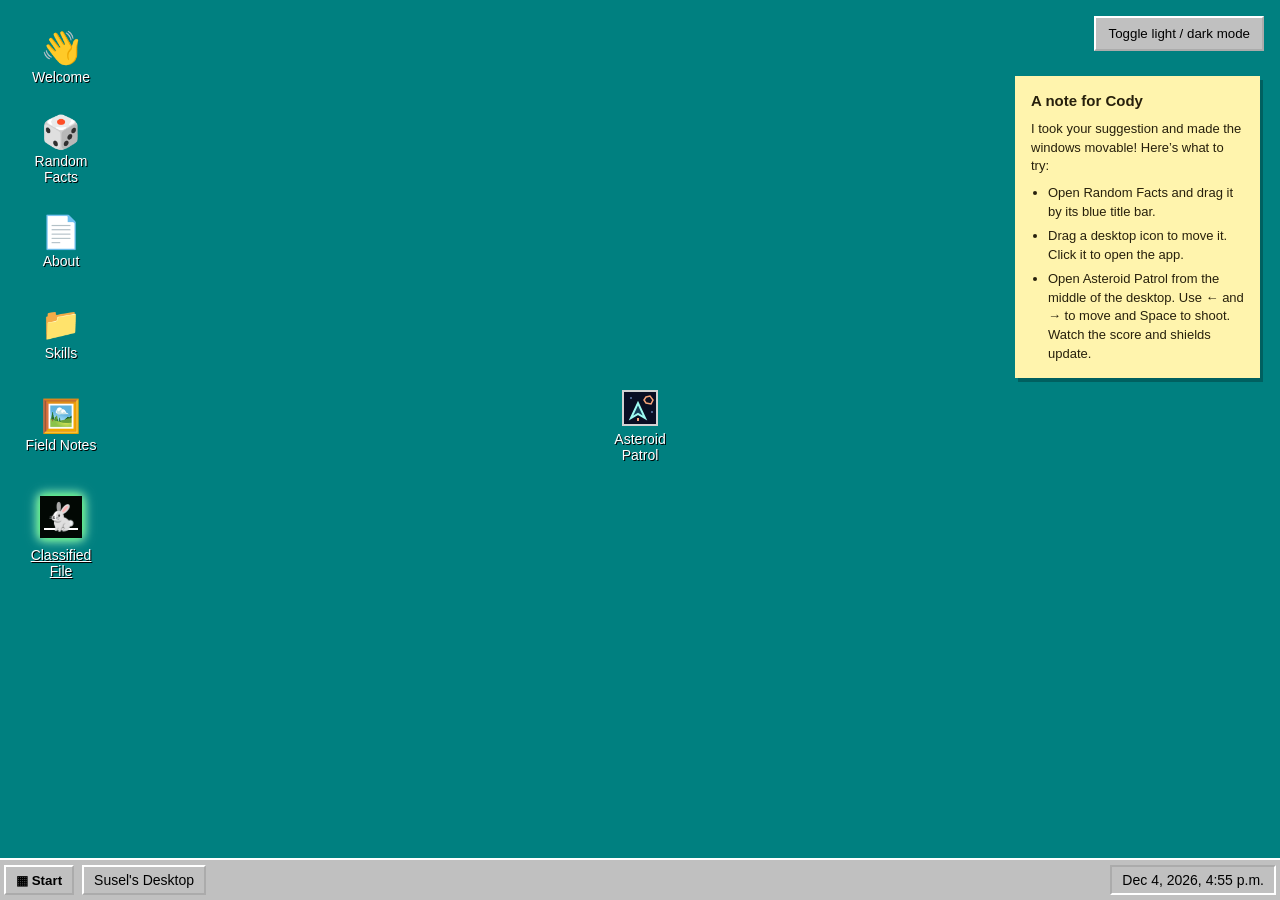
<file: index.html>
<!DOCTYPE html>
<html lang="en">
<head>
    <meta charset="UTF-8">
    <meta name="viewport" content="width=device-width, initial-scale=1.0">
    <title>Susel Naranjo | The Creative Multiclass</title>
    <link rel="stylesheet" href="style.css">
    <script src="script.js" defer></script>
</head>
<body class="desktop-page">
  <main class="desktop">
    <button id="theme-toggle" type="button">Toggle light / dark mode</button>

    <div class="desktop-icons">

      <div class="desktop-app">
        <input class="window-toggle" type="checkbox" id="welcome-open">

        <label class="desktop-icon" for="welcome-open">
          <span class="desktop-icon-image">👋</span>
          <span>Welcome</span>
        </label>

        <section class="desktop-window">
          <div class="window-titlebar">
            <span>Welcome - Visitor Login</span>
            <label class="window-close" for="welcome-open">×</label>
          </div>

          <div class="window-menu">File&nbsp;&nbsp; Edit&nbsp;&nbsp; Help</div>

          <div class="window-content">
            <h1>Hello, visitor!</h1>

            <form id="greeting-form" novalidate>
              <label for="visitor-name">Enter your name:</label>
              <input id="visitor-name" type="text" maxlength="50">
              <button type="submit">Say hello</button>
            </form>

            <p id="greeting" aria-live="polite">
              Your personalized greeting will appear here.
            </p>
          </div>

          <div class="window-status">Welcome to Susel's desktop.</div>
        </section>
      </div>

      <div class="desktop-app">
        <input class="window-toggle" type="checkbox" id="facts-open">

        <label class="desktop-icon" for="facts-open">
          <span class="desktop-icon-image">🎲</span>
          <span>Random Facts</span>
        </label>

        <section class="desktop-window">
          <div class="window-titlebar">
            <span>Random Facts - Susel Naranjo</span>
            <label class="window-close" for="facts-open">×</label>
          </div>

          <div class="window-menu">File&nbsp;&nbsp; Edit&nbsp;&nbsp; Help</div>

          <div class="window-content">
            <h1>Susel Facts.txt</h1>
            <p id="fact">Click the button to discover a fact about me.</p>
            <button id="fact-btn" type="button">Show a random fact</button>
          </div>

          <div class="window-status">Five facts. One random discovery.</div>
        </section>
      </div>

      <div class="desktop-app">
        <input class="window-toggle" type="checkbox" id="about-open">
        <label class="desktop-icon" for="about-open">
          <span class="desktop-icon-image">📄</span>
          <span>About</span>
        </label>

        <section class="desktop-window">
          <div class="window-titlebar">
            <span>About - Susel Naranjo</span>
            <label class="window-close" for="about-open">×</label>
          </div>
          <div class="window-menu">File&nbsp;&nbsp; Edit&nbsp;&nbsp; View&nbsp;&nbsp; Help</div>
          <div class="window-content">
            <h1 id="site-title">Susel Naranjo</h1>
            <p class="window-subtitle">The Creative Multiclass</p>
            <h2>Origin Story</h2>
            <p>
              Susel began by learning to see the world through an architectural lens:
              noticing how spaces work, how people move through them, and how small
              details can change an experience. That curiosity eventually expanded
              into digital design, photography, and other creative projects.
            </p>
          </div>
          <div class="window-status">About.txt</div>
        </section>
      </div>

      <div class="desktop-app">
        <input class="window-toggle" type="checkbox" id="skills-open">
        <label class="desktop-icon" for="skills-open">
          <span class="desktop-icon-image">📁</span>
          <span>Skills</span>
        </label>

        <section class="desktop-window">
          <div class="window-titlebar">
            <span>Skills and Abilities</span>
            <label class="window-close" for="skills-open">×</label>
          </div>
          <div class="window-menu">File&nbsp;&nbsp; Edit&nbsp;&nbsp; View&nbsp;&nbsp; Help</div>
          <div class="window-content">
            <h2>Skills and Abilities</h2>
            <ul>
              <li>Turning complex ideas into clear visual experiences</li>
              <li>Designing spaces, interfaces, and digital projects</li>
              <li>Communicating in English and Spanish</li>
            </ul>
          </div>
          <div class="window-status">3 items</div>
        </section>
      </div>

      <div class="desktop-app">
        <input class="window-toggle" type="checkbox" id="field-notes-open">
        <label class="desktop-icon" for="field-notes-open">
          <span class="desktop-icon-image">🖼️</span>
          <span>Field Notes</span>
        </label>

        <section class="desktop-window">
          <div class="window-titlebar">
            <span>Field Notes</span>
            <label class="window-close" for="field-notes-open">×</label>
          </div>
          <div class="window-menu">File&nbsp;&nbsp; Edit&nbsp;&nbsp; View&nbsp;&nbsp; Help</div>
          <div class="window-content">
            <p>
              When not working on a design, Susel may be playing volleyball,
              exploring a new idea, or starting another creative side quest.
            </p>
            <img
              src="images/IMG_2099.png"
              alt="Portrait of Susel Naranjo at MDM."
              width="400"
            >
            <p>
              My current favourite painting for Q4 is Salvador Dalí’s
              <a href="https://www.moma.org/collection/works/79018">
                The Persistence of Memory
              </a>.
            </p>
          </div>
          <div class="window-status">Field notes and image</div>
        </section>
      </div>

      <div class="desktop-app">
        <input class="window-toggle" type="checkbox" id="asteroid-open"
              aria-controls="asteroid-window">

        <label class="desktop-icon" for="asteroid-open">
          <svg class="desktop-icon-image" width="36" height="36" viewBox="0 0 36 36"
              aria-hidden="true" focusable="false">
            <rect x="1" y="1" width="34" height="34" fill="#090e23"
                  stroke="#d2d2d2" stroke-width="2"/>
            <path d="M9 28 16 13 23 28 16 24Z"
                  fill="#143f58" stroke="#9efaf1" stroke-width="2"/>
            <path d="M24 7 28 6 31 10 29 14 24 13 22 10Z"
                  fill="none" stroke="#f7a478" stroke-width="1.5"/>
            <path d="M16 28v3" stroke="#f7a478" stroke-width="2"/>
            <path d="M8 8h2m19 14h2" stroke="#8eb4ec"/>
          </svg>
          <span>Asteroid Patrol</span>
        </label>

        <section class="desktop-window" id="asteroid-window"
                aria-labelledby="asteroid-title">
          <div class="window-titlebar">
            <span id="asteroid-title">Asteroid Patrol</span>
            <button class="window-close" type="button" aria-label="Close Asteroid Patrol">×</button>
          </div>

          <iframe src="asteroid-patrol.html" title="Asteroid Patrol game"></iframe>
        </section>
      </div>

      <a class="desktop-icon" href="loading.html">
        <span class="desktop-icon-image classified-rabbit">🐇</span>
        <span>Classified File</span>
      </a>

    </div>

    <aside class="desktop-note" aria-labelledby="desktop-note-title">
      <h2 id="desktop-note-title">A note for Cody</h2>
      <p>I took your suggestion and made the windows movable! Here’s what to try:</p>
      <ul>
        <li>Open Random Facts and drag it by its blue title bar.</li>
        <li>Drag a desktop icon to move it. Click it to open the app.</li>
        <li>Open Asteroid Patrol from the middle of the desktop. Use ← and → to move and Space to shoot. Watch the score and shields update.</li>
      </ul>
    </aside>

    <div class="taskbar">
      <button class="start-button" type="button">▦ Start</button>
      <span class="taskbar-label">Susel's Desktop</span>
      <time class="taskbar-clock" id="desktop-clock"></time>
    </div>

  </main>
</body>
</html>
</file>
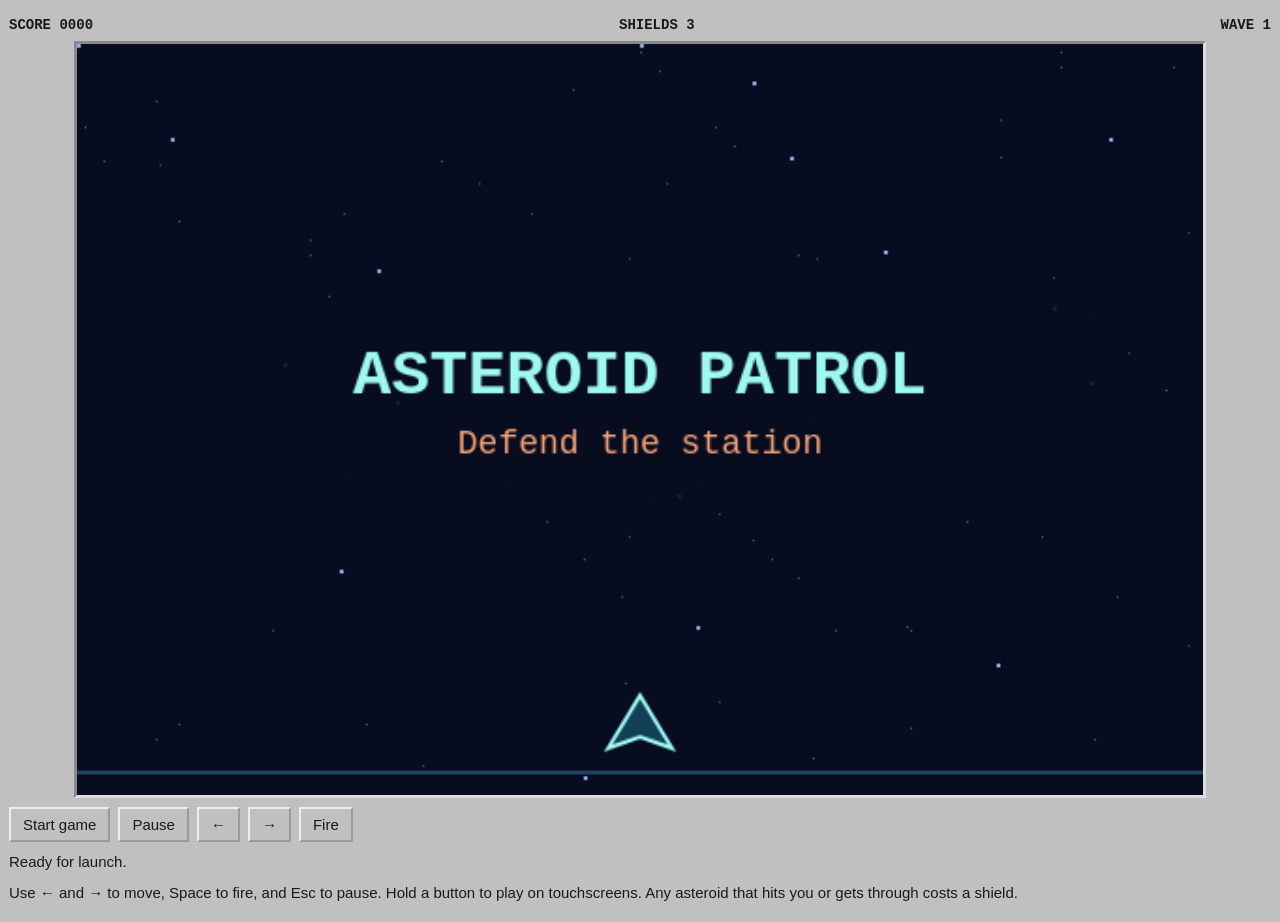
<file: asteroid-patrol.html>
<!doctype html>
<html lang="en">
<head>
<meta charset="utf-8">
<meta name="viewport" content="width=device-width, initial-scale=1">
<title>Asteroid Patrol</title>
<style>
  * { box-sizing: border-box; }
  body { margin: 0; padding: 16px; background: #087b7a; color: #17191c; font: 15px Tahoma, sans-serif; }
  main { max-width: 650px; margin: 3vh auto; background: #c0c0c0; border: 3px outset #ddd; padding: 4px; box-shadow: 7px 8px #004f50; }
  h1 { margin: 0; padding: 8px; background: #080b72; color: white; font-size: 17px; }
  .content { padding: 9px; }
  .hud, .controls { display: flex; flex-wrap: wrap; gap: 8px; align-items: center; }
  .hud { justify-content: space-between; font: bold 14px monospace; padding: 8px 0; }
  canvas { display: block; width: 100%; height: auto; border: 3px inset #ddd; background: #070c20; }
  button { font: inherit; color: inherit; background: #c0c0c0; border: 2px outset #eee; padding: 7px 12px; cursor: pointer; }
  button:active { border-style: inset; }
  button:focus-visible, a:focus-visible { outline: 2px solid #080b72; outline-offset: 2px; }
  .controls { margin-top: 9px; }
  .controls button { touch-action: none; }
  p { margin: 9px 0; line-height: 1.45; }
  a { color: #080b72; }
  body {
  padding: 0;
  background: #c0c0c0;
}

main {
  max-width: none;
  margin: 0;
  padding: 0;
  border: 0;
  box-shadow: none;
}

main > h1 {
  display: none;
}

canvas {
  width: min(100%, max(120px, calc((100vh - 145px) * 1.5)));
  margin-inline: auto;
}
</style>
</head>
<body>
<main>
  <h1>Asteroid Patrol</h1>
  <div class="content">
    <div class="hud">
      <span>SCORE <output id="score">0000</output></span>
      <span>SHIELDS <output id="shields">3</output></span>
      <span>WAVE <output id="wave">1</output></span>
    </div>
    <canvas id="field" width="600" height="400" aria-label="Asteroid Patrol playfield"></canvas>
    <div class="controls">
      <button id="start">Start game</button>
      <button id="pause" disabled>Pause</button>
      <button type="button" data-action="left" aria-label="Move left">←</button>
      <button type="button" data-action="right" aria-label="Move right">→</button>
      <button type="button" data-action="fire">Fire</button>
    </div>
    <p id="status" role="status">Ready for launch.</p>
    <p>Use ← and → to move, Space to fire, and Esc to pause. Hold a button to play on touchscreens. Any asteroid that hits you or gets through costs a shield.</p>
  </div>
</main>
<script>
  const canvas = document.querySelector("#field");
  const ctx = canvas.getContext("2d");
  const {width, height} = canvas;
  const shipY = height - 36;
  const start = document.querySelector("#start");
  const pause = document.querySelector("#pause");
  const status = document.querySelector("#status");
  const score = document.querySelector("#score");
  const shields = document.querySelector("#shields");
  const wave = document.querySelector("#wave");
  const keys = new Set();
  const pointers = new Map();
  const controls = new Map([
    ["ArrowLeft", "left"], ["ArrowRight", "right"], ["Space", "fire"]
  ]);
  const palette = ["#f7a478", "#b4acff", "#ffd476"];
  const stars = Array.from({length: 85}, (_, i) => ({
    x: (i * 139 + i * i * 3) % width,
    y: (i * 83 + i * i * 7) % height,
    size: i % 5 === 0 ? 2 : 1
  }));
  let game;
  let lastTime = 0;

  function reset(mode) {
    game = {
      mode, x: width / 2, score: 0, shields: 3, wave: 1,
      spawn: .45, cooldown: 0, elapsed: 0, rocks: [], shots: [], sparks: []
    };
    keys.clear();
    pointers.clear();
    updateHud();
    updateControls();
  }

  function updateHud() {
    score.textContent = String(game.score).padStart(4, "0");
    shields.textContent = game.shields;
    wave.textContent = game.wave;
  }

  function updateControls() {
    start.textContent = game.mode === "ready" ? "Start game" : "Restart";
    pause.disabled = game.mode === "ready" || game.mode === "over";
    pause.textContent = game.mode === "paused" ? "Resume" : "Pause";
  }

  function setPaused(paused) {
    game.mode = paused ? "paused" : "playing";
    keys.clear();
    pointers.clear();
    status.textContent = paused ? "Patrol paused." : "Patrol resumed.";
    updateControls();
  }

  function active(action) {
    return keys.has(action) || [...pointers.values()].includes(action);
  }

  function spawnRock() {
    const radius = 14 + Math.random() * 14;
    game.rocks.push({
      x: radius + Math.random() * (width - radius * 2), y: -radius,
      radius, speed: 75 + Math.random() * 60 + game.wave * 14,
      angle: Math.random() * Math.PI, spin: Math.random() * 2 - 1,
      color: palette[Math.floor(Math.random() * palette.length)],
      edges: Array.from({length: 9}, () => .75 + Math.random() * .25)
    });
  }

  function burst(rock) {
    for (let i = 0; i < 10; i++) {
      const angle = i * Math.PI / 5;
      game.sparks.push({
        x: rock.x, y: rock.y, dx: Math.cos(angle) * 115,
        dy: Math.sin(angle) * 115, color: rock.color, life: .32
      });
    }
  }

  function overlaps(x, y, rock, padding) {
    return Math.hypot(x - rock.x, y - rock.y) < rock.radius * .9 + padding;
  }

  function update(dt) {
    game.elapsed += dt;
    const nextWave = 1 + Math.floor(game.elapsed / 15);
    if (nextWave !== game.wave) {
      game.wave = nextWave;
      status.textContent = "Wave " + nextWave + ". Asteroids are speeding up.";
      updateHud();
    }
    const direction = Number(active("right")) - Number(active("left"));
    game.x = Math.max(20, Math.min(width - 20, game.x + direction * 330 * dt));
    game.cooldown -= dt;
    if (active("fire") && game.cooldown <= 0) {
      game.shots.push({x: game.x, y: shipY - 16});
      game.cooldown = .18;
    }
    game.spawn -= dt;
    if (game.spawn <= 0) {
      spawnRock();
      game.spawn = Math.max(.35, 1 - game.wave * .08) + Math.random() * .2;
    }
    for (const shot of game.shots) shot.y -= 475 * dt;
    for (const rock of game.rocks) {
      rock.y += rock.speed * dt;
      rock.angle += rock.spin * dt;
      const shot = game.shots.find(item => !item.used && overlaps(item.x, item.y, rock, 3));
      if (shot) {
        shot.used = true;
        rock.used = true;
        game.score += 100;
        burst(rock);
        updateHud();
      } else if (rock.y - rock.radius > height || overlaps(game.x, shipY, rock, 10)) {
        rock.used = true;
        burst(rock);
        game.shields--;
        updateHud();
        if (game.shields === 0) {
          game.mode = "over";
          status.textContent = "Game over. Final score " + game.score + ".";
          updateControls();
          break;
        }
        status.textContent = "Shield lost. " + game.shields + " remaining.";
      }
    }
    game.rocks = game.rocks.filter(rock => !rock.used);
    game.shots = game.shots.filter(shot => !shot.used && shot.y > -12);
    for (const spark of game.sparks) {
      spark.x += spark.dx * dt;
      spark.y += spark.dy * dt;
      spark.life -= dt;
    }
    game.sparks = game.sparks.filter(spark => spark.life > 0);
  }

  function draw() {
    ctx.fillStyle = "#070c20";
    ctx.fillRect(0, 0, width, height);
    for (const star of stars) {
      ctx.fillStyle = star.size === 2 ? "#8eb4ec" : "#426183";
      ctx.fillRect(star.x, (star.y + game.elapsed * star.size * 7) % height, star.size, star.size);
    }
    ctx.strokeStyle = "#244267";
    ctx.beginPath();
    ctx.moveTo(0, height - 12);
    ctx.lineTo(width, height - 12);
    ctx.stroke();

    for (const rock of game.rocks) {
      ctx.beginPath();
      rock.edges.forEach((edge, index) => {
        const angle = rock.angle + index * Math.PI * 2 / rock.edges.length;
        const x = rock.x + Math.cos(angle) * edge * rock.radius;
        const y = rock.y + Math.sin(angle) * edge * rock.radius;
        if (index === 0) ctx.moveTo(x, y);
        else ctx.lineTo(x, y);
      });
      ctx.closePath();
      ctx.fillStyle = "#222846";
      ctx.fill();
      ctx.strokeStyle = rock.color;
      ctx.lineWidth = 2;
      ctx.stroke();
    }
    ctx.fillStyle = "#9efaf1";
    for (const shot of game.shots) ctx.fillRect(shot.x - 2, shot.y - 8, 4, 10);
    for (const spark of game.sparks) {
      ctx.fillStyle = spark.color;
      ctx.fillRect(spark.x, spark.y, 3, 3);
    }
    ctx.beginPath();
    ctx.moveTo(game.x, shipY - 17);
    ctx.lineTo(game.x + 17, shipY + 11);
    ctx.lineTo(game.x, shipY + 5);
    ctx.lineTo(game.x - 17, shipY + 11);
    ctx.closePath();
    ctx.fillStyle = "#143f58";
    ctx.fill();
    ctx.strokeStyle = "#9efaf1";
    ctx.lineWidth = 2;
    ctx.stroke();

    if (game.mode !== "playing") {
      const messages = {
        ready: ["ASTEROID PATROL", "Defend the station"],
        paused: ["PAUSED", "Press Esc to resume"],
        over: ["GAME OVER", "Final score  " + game.score]
      };
      const [title, subtitle] = messages[game.mode];
      ctx.fillStyle = "#070c20dd";
      ctx.fillRect(40, 137, width - 80, 113);
      ctx.textAlign = "center";
      ctx.fillStyle = "#9efaf1";
      ctx.font = "bold 34px monospace";
      ctx.fillText(title, width / 2, 186);
      ctx.fillStyle = "#f7a478";
      ctx.font = "18px monospace";
      ctx.fillText(subtitle, width / 2, 218);
    }
  }

  start.addEventListener("click", () => {
    reset("playing");
    status.textContent = "Patrol started. Wave 1.";
  });
  pause.addEventListener("click", () => setPaused(game.mode === "playing"));

  window.addEventListener("keydown", event => {
    if (event.code === "Escape" && !pause.disabled && !event.repeat) {
      setPaused(game.mode === "playing");
      return;
    }
    const action = controls.get(event.code);
    if (!action || game.mode !== "playing") return;
    event.preventDefault();
    keys.add(action);
  });
  window.addEventListener("keyup", event => keys.delete(controls.get(event.code)));
  window.addEventListener("blur", () => {
    if (game.mode === "playing") setPaused(true);
  });

  document.querySelectorAll("[data-action]").forEach(button => {
    button.addEventListener("pointerdown", event => {
      if (event.button !== 0 || game.mode !== "playing") return;
      button.setPointerCapture(event.pointerId);
      pointers.set(event.pointerId, button.dataset.action);
    });
    for (const type of ["pointerup", "pointercancel", "lostpointercapture"]) {
      button.addEventListener(type, event => pointers.delete(event.pointerId));
    }
    button.addEventListener("click", event => {
      if (event.detail !== 0 || game.mode !== "playing") return;
      if (button.dataset.action === "fire") game.shots.push({x: game.x, y: shipY - 16});
      else game.x = Math.max(20, Math.min(width - 20, game.x + (button.dataset.action === "left" ? -24 : 24)));
    });
  });

  function frame(time) {
    const dt = Math.min((time - lastTime) / 1000, .032);
    lastTime = time;
    if (game.mode === "playing") update(dt);
    draw();
    requestAnimationFrame(frame);
  }

  reset("ready");
  requestAnimationFrame(frame);
</script>
</body>
</html>
</file>
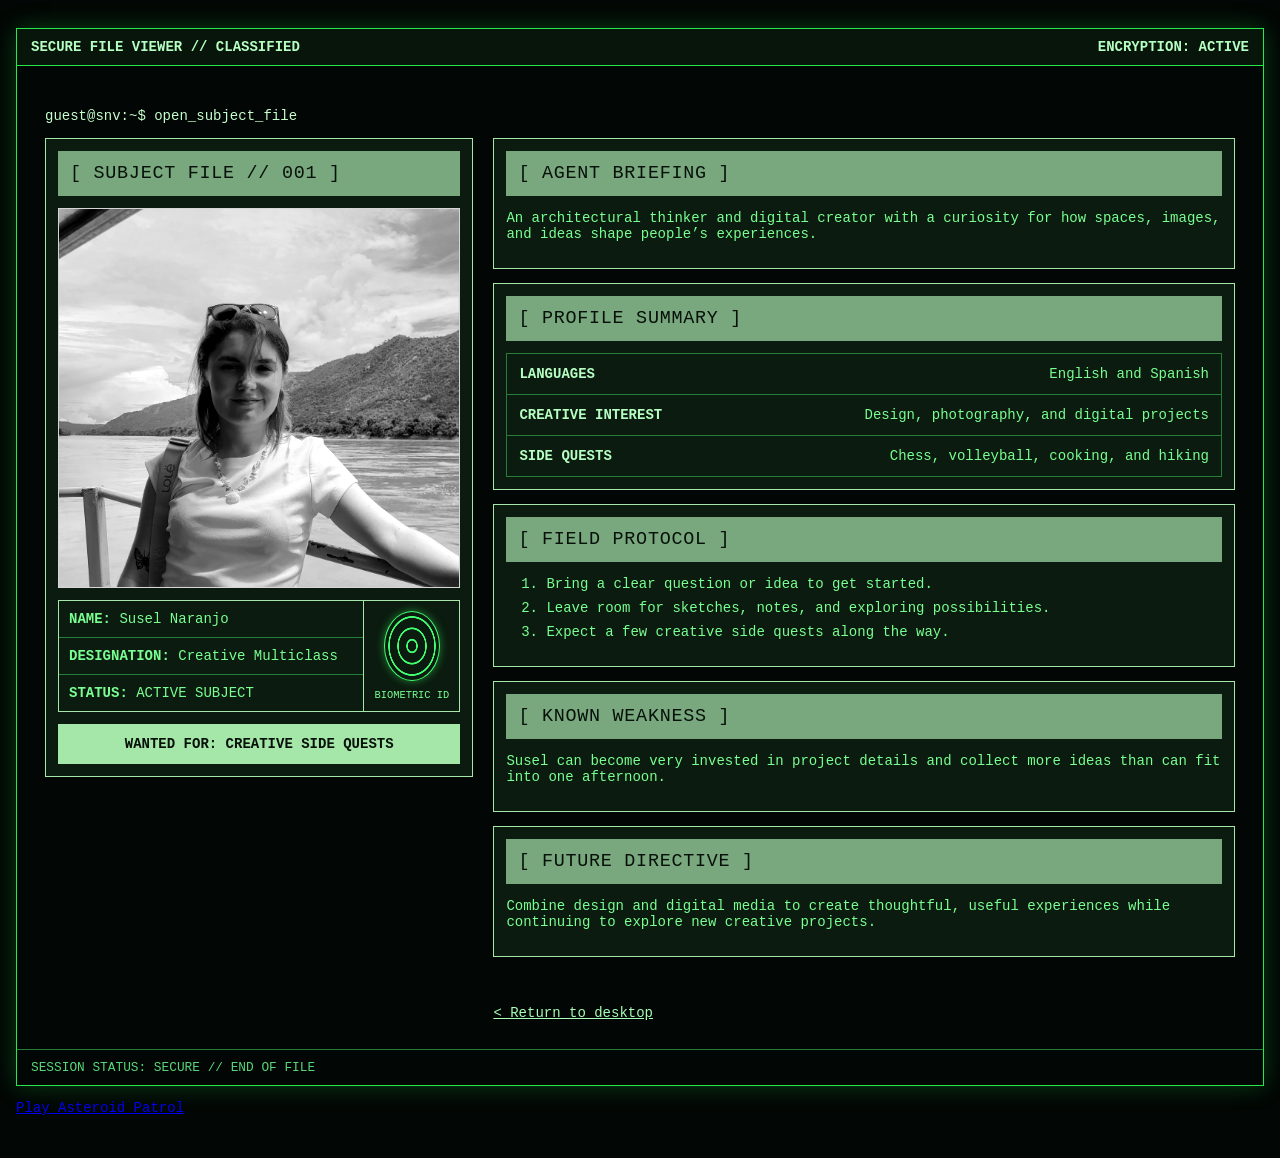
<file: classified.html>
<!DOCTYPE html>
<html lang="en">
<head>
    <meta charset="UTF-8">
    <meta name="viewport" content="width=device-width, initial-scale=1.0">
    <title>Classified File | Susel Naranjo</title>
    <link rel="stylesheet" href="style.css">
</head>
<body class="classified-page">
  <main class="terminal-shell">
    <div class="terminal-titlebar">
      <span>SECURE FILE VIEWER // CLASSIFIED</span>
      <span>ENCRYPTION: ACTIVE</span>
    </div>

    <div class="terminal-content">
        <p class="terminal-prompt">guest@snv:~$ open_subject_file</p>

        <div class="dossier-layout">
            <section class="dossier-card">
            <p class="dossier-label">[ SUBJECT FILE // 001 ]</p>

            <img
                class="dossier-photo"
                src="images/20250430_124117 2.png"
                alt="Susel Naranjo crossing the Amazon River, somewhere in Peru."
            >

            <div class="identity-card">
                <div class="identity-details">
                    <p><strong>NAME:</strong> Susel Naranjo</p>
                    <p><strong>DESIGNATION:</strong> Creative Multiclass</p>
                    <p><strong>STATUS:</strong> ACTIVE SUBJECT</p>
                </div>

                <div class="fingerprint-block">
                    <div class="fingerprint-mark" aria-hidden="true"></div>
                    <span>BIOMETRIC ID</span>
                </div>
            </div>

            <p class="wanted-tag">WANTED FOR: CREATIVE SIDE QUESTS</p>
            </section>

            <div class="dossier-details">
            <section class="dossier-panel">
                <h1>[ AGENT BRIEFING ]</h1>
                <p>
                An architectural thinker and digital creator with a curiosity for
                how spaces, images, and ideas shape people’s experiences.
                </p>
            </section>

            <section class="dossier-panel">
                <h2>[ PROFILE SUMMARY ]</h2>
                <div class="profile-row">
                <strong>LANGUAGES</strong>
                <span>English and Spanish</span>
                </div>
                <div class="profile-row">
                <strong>CREATIVE INTEREST</strong>
                <span>Design, photography, and digital projects</span>
                </div>
                <div class="profile-row">
                <strong>SIDE QUESTS</strong>
                <span>Chess, volleyball, cooking, and hiking</span>
                </div>
            </section>

            <section class="dossier-panel">
                <h2>[ FIELD PROTOCOL ]</h2>
                <ol>
                <li>Bring a clear question or idea to get started.</li>
                <li>Leave room for sketches, notes, and exploring possibilities.</li>
                <li>Expect a few creative side quests along the way.</li>
                </ol>
            </section>

            <section class="dossier-panel">
                <h2>[ KNOWN WEAKNESS ]</h2>
                <p>
                Susel can become very invested in project details and collect more
                ideas than can fit into one afternoon.
                </p>
            </section>

            <section class="dossier-panel">
                <h2>[ FUTURE DIRECTIVE ]</h2>
                <p>
                Combine design and digital media to create thoughtful, useful
                experiences while continuing to explore new creative projects.
                </p>
            </section>

            <a class="return-link" href="index.html">&lt; Return to desktop</a>
            </div>
        </div>
    </div>

    <div class="terminal-footer">SESSION STATUS: SECURE // END OF FILE</div>
  </main>
  <p><a href="asteroid-patrol.html">Play Asteroid Patrol</a></p>
</body>
</html>
</file>
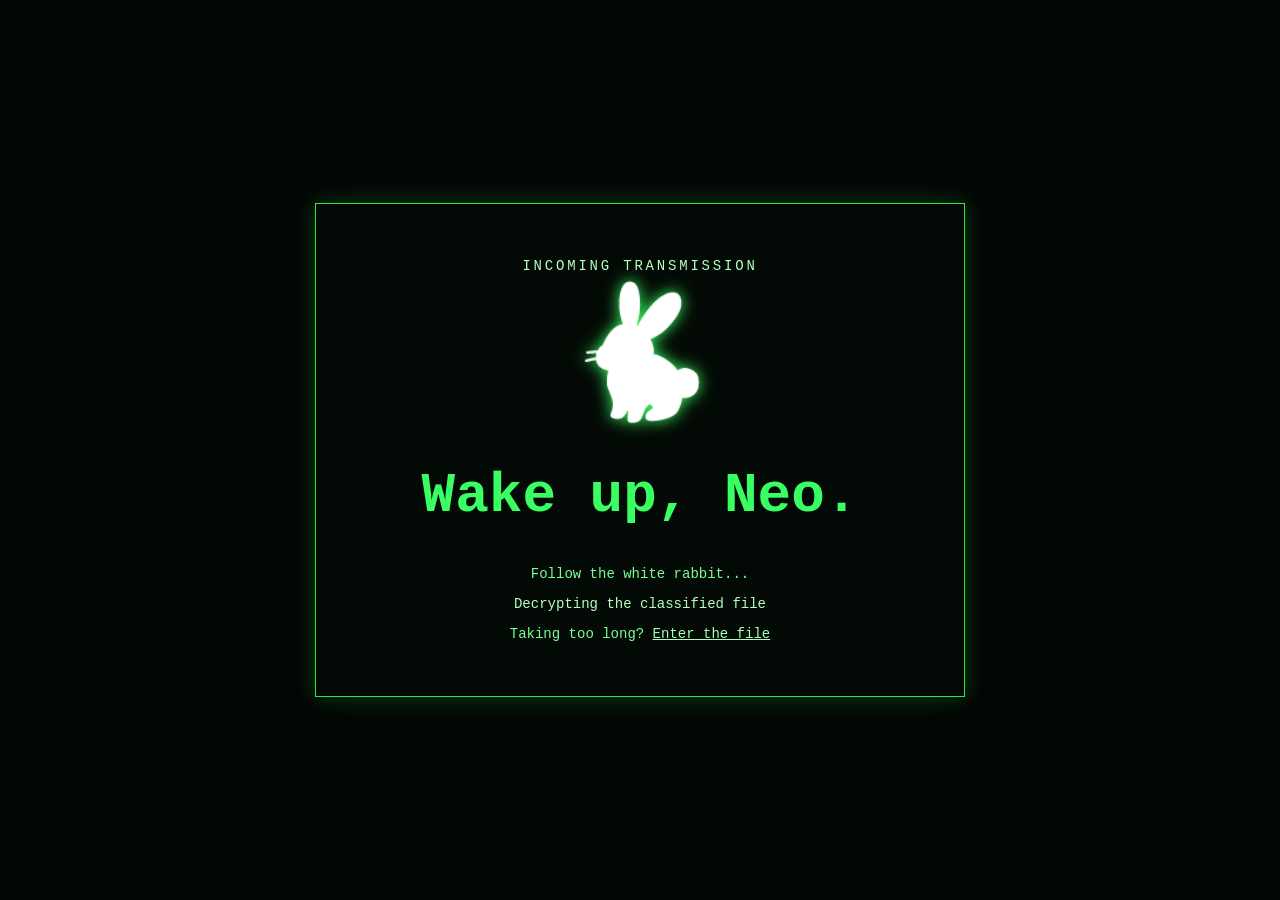
<file: loading.html>
<!DOCTYPE html>
<html lang="en">
<head>
  <meta charset="UTF-8">
  <meta name="viewport" content="width=device-width, initial-scale=1.0">
  <meta http-equiv="refresh" content="7;url=classified.html">
  <title>Follow the White Rabbit</title>
  <link rel="stylesheet" href="style.css">
</head>
<body class="loading-page">
  <main class="loading-screen">
    <p class="loading-kicker">INCOMING TRANSMISSION</p>

    <div class="loading-rabbit">🐇</div>

    <h1>Wake up, Neo.</h1>
    <p>Follow the white rabbit...</p>
    <p class="loading-status">Decrypting the classified file</p>

    <p class="loading-fallback">
      Taking too long?
      <a href="classified.html">Enter the file</a>
    </p>
  </main>
</body>
</html>
</file>
<file: style.css>
* {
  box-sizing: border-box;
}

body {
  margin: 0;
  color: #000000;
  font-family: Tahoma, Arial, sans-serif;
  font-size: 14px;
}

.desktop {
  position: relative;
  min-height: 100vh;
  padding-bottom: 48px;
  overflow: hidden;
  background-color: #008080;
}

.desktop-icons {
  display: flex;
  flex-direction: column;
  align-items: flex-start;
  gap: 16px;
  padding: 20px;
}

.desktop-app {
  position: static;
}

.window-toggle {
  position: absolute;
  width: 1px;
  height: 1px;
  opacity: 0;
}

.desktop-icon {
  display: flex;
  width: 82px;
  min-height: 76px;
  flex-direction: column;
  align-items: center;
  justify-content: center;
  gap: 5px;
  color: #ffffff;
  text-align: center;
  text-shadow: 1px 1px #000000;
  cursor: pointer;
}

.desktop-icon-image {
  font-size: 32px;
  line-height: 1;
  text-shadow: none;
}

.desktop-window {
  position: absolute;
  z-index: 2;
  top: 12%;
  left: 22%;
  display: none;
  width: min(680px, 72vw);
  max-height: 78vh;
  border: 3px outset #ffffff;
  background-color: #c0c0c0;
  box-shadow: 5px 5px 0 #004d4d;
}

.window-toggle:checked ~ .desktop-window {
  display: block;
}

.window-titlebar {
  display: flex;
  align-items: center;
  justify-content: space-between;
  min-height: 30px;
  padding: 4px 6px;
  background-color: #000080;
  color: #ffffff;
  font-weight: bold;
}

.window-close {
  display: flex;
  width: 22px;
  height: 22px;
  align-items: center;
  justify-content: center;
  border: 2px outset #ffffff;
  background-color: #c0c0c0;
  color: #000000;
  font-size: 18px;
  line-height: 1;
  cursor: pointer;
}

.window-menu {
  padding: 6px 8px;
  border-bottom: 2px solid #808080;
  background-color: #c0c0c0;
}

.window-content {
  max-height: 62vh;
  overflow: auto;
  padding: 24px;
  background-color: #ffffff;
  color: #111111;
}

.window-content h1,
.window-content h2 {
  margin-top: 0;
}

.window-content h1 {
  color: #008080;
  font-family: Georgia, "Times New Roman", serif;
  font-size: 2rem;
}

.window-content h2 {
  color: #000080;
  font-family: Georgia, "Times New Roman", serif;
}

.window-subtitle {
  padding-bottom: 12px;
  border-bottom: 2px solid #008080;
  color: #444444;
}

.window-content img {
  display: block;
  width: 100%;
  max-width: 400px;
  height: auto;
  margin: 18px auto;
}

.window-status {
  padding: 5px 8px;
  border-top: 2px inset #ffffff;
  background-color: #c0c0c0;
}

.taskbar {
  position: fixed;
  z-index: 5;
  right: 0;
  bottom: 0;
  left: 0;
  display: flex;
  height: 42px;
  align-items: center;
  gap: 8px;
  padding: 4px;
  border-top: 2px solid #ffffff;
  background-color: #c0c0c0;
}

.start-button,
.taskbar-label {
  min-height: 30px;
  padding: 5px 10px;
  border: 2px outset #ffffff;
  background-color: #c0c0c0;
  color: #000000;
  font-family: Tahoma, Arial, sans-serif;
  font-weight: bold;
}

.taskbar-label {
  font-weight: normal;
}

.taskbar-clock {
  margin-left: auto;
  padding: 5px 10px;
  border: 2px inset #ffffff;
  background-color: #c0c0c0;
}

@media (max-width: 600px) {
  .desktop-icons {
    display: grid;
    grid-template-columns: repeat(3, 82px);
    gap: 12px;
    padding: 14px 8px;
  }

  .desktop-window {
    top: 14%;
    left: 3%;
    width: 94%;
    max-height: 78vh;
  }

  .window-content {
    max-height: 62vh;
    padding: 18px;
  }

  .taskbar-label {
    display: none;
  }

  .taskbar-clock {
    font-size: 12px;
  }
}

.classified-rabbit {
  display: inline-flex;
  align-items: center;
  justify-content: center;
  width: 42px;
  height: 42px;
  margin-bottom: 4px;
  background: #020804;
  box-shadow: 0 0 10px #19ff4b;
  filter: drop-shadow(0 0 4px white);
  font-size: 27px;
}

/* Matrix-style classified page */
body.classified-page {
  margin: 0;
  min-height: 100vh;
  padding: 28px 16px;
  background: #020604;
  color: #79ff91;
  font-family: "Courier New", monospace;
}

.terminal-shell {
  max-width: 1000px;
  margin: 0 auto;
  border: 1px solid #26e84a;
  background: #020604;
  box-shadow: 0 0 22px rgba(38, 232, 74, 0.25);
}

.terminal-titlebar {
  display: flex;
  justify-content: space-between;
  gap: 12px;
  padding: 10px 14px;
  border-bottom: 1px solid #26e84a;
  background: #07150a;
  color: #b6ffc2;
  font-weight: bold;
}

.terminal-content {
  padding: 28px;
}

.terminal-prompt {
  color: #c6ffcd;
}

.terminal-content h1 {
  margin: 22px 0 4px;
  color: #39ff63;
  font-size: clamp(2rem, 6vw, 3.5rem);
  letter-spacing: 0.08em;
}

.access-status {
  color: #00ff55;
}

.terminal-section {
  margin-top: 30px;
  padding-top: 18px;
  border-top: 1px dashed #267d39;
}

.terminal-section h2 {
  color: #42ff70;
  font-size: 1.15rem;
  text-transform: uppercase;
}

.terminal-section li {
  margin: 8px 0;
}

.future-section {
  display: flex;
  align-items: center;
  gap: 28px;
}

.future-section > div,
.future-section > img {
  flex: 1;
}

.future-section img {
  max-width: 400px;
  height: auto;
  border: 1px solid #3cff69;
  filter: grayscale(100%) contrast(1.1);
}

.return-link {
  display: inline-block;
  margin-top: 34px;
  color: #a6ffb5;
}

.terminal-footer {
  padding: 10px 14px;
  border-top: 1px solid #267d39;
  color: #58d879;
  font-size: 0.8rem;
}

@media (max-width: 600px) {
  body.classified-page {
    padding: 12px 8px;
  }

  .terminal-content {
    padding: 18px;
  }

  .terminal-titlebar,
  .future-section {
    flex-direction: column;
    align-items: flex-start;
  }

  .future-section img {
    width: 100%;
  }
}

/* White Rabbit loading page */
body.loading-page {
  margin: 0;
  min-height: 100vh;
  padding: 24px;
  display: grid;
  place-items: center;
  background: #020604;
  color: #79ff91;
  font-family: "Courier New", monospace;
  text-align: center;
}

.loading-screen {
  width: min(100%, 650px);
  padding: 40px 24px;
  border: 1px solid #26e84a;
  background: #030a05;
  box-shadow: 0 0 22px rgba(38, 232, 74, 0.25);
}

.loading-kicker {
  color: #b6ffc2;
  letter-spacing: 0.2em;
}

.loading-rabbit {
  margin: 24px 0;
  font-size: clamp(4rem, 14vw, 8rem);
  line-height: 1;
  filter: grayscale(1) brightness(0) invert(1)
    drop-shadow(0 0 8px #39ff63);
}

.loading-screen h1 {
  color: #39ff63;
  font-size: clamp(2rem, 7vw, 3.5rem);
}

.loading-status {
  color: #b6ffc2;
}

.loading-fallback a {
  color: #a6ffb5;
}

.desktop-icon:hover {
  background-color: rgba(0, 0, 128, 0.45);
  outline: 1px dotted white;
}

.return-link:hover,
.loading-fallback a:hover {
  color: white;
}

/* Classified dossier layout */
.terminal-shell {
  max-width: 1400px;
}

.dossier-layout {
  display: flex;
  align-items: flex-start;
  gap: 20px;
}

.dossier-card {
  flex: 0 0 36%;
  padding: 12px;
  border: 1px solid #a5e6a9;
  background: #0b1b0f;
}

.dossier-label,
.dossier-panel h1,
.dossier-panel h2 {
  margin: 0 0 12px;
  padding: 12px;
  background: #79a87e;
  color: #07110a;
  font-size: 1.15rem;
  font-weight: normal;
  letter-spacing: 0.04em;
}

.dossier-photo {
  display: block;
  width: 100%;
  height: 380px;
  object-fit: cover;
  border: 1px solid #3cff69;
  filter: grayscale(100%) contrast(1.15);
}

.identity-card {
  margin-top: 12px;
  border: 1px solid #a5e6a9;
}

.identity-card p {
  margin: 0;
  padding: 10px;
  border-bottom: 1px solid #267d39;
}

.identity-card p:last-child {
  border-bottom: 0;
}

.wanted-tag {
  margin: 12px 0 0;
  padding: 12px;
  background: #a5e6a9;
  color: #07110a;
  font-weight: bold;
  text-align: center;
}

.dossier-details {
  display: flex;
  flex: 1;
  flex-direction: column;
  gap: 14px;
  min-width: 0;
}

.dossier-panel {
  padding: 12px;
  border: 1px solid #a5e6a9;
  background: #0b1b0f;
}

.dossier-panel h1,
.dossier-panel h2 {
  margin-top: 0;
}

.profile-row {
  display: flex;
  justify-content: space-between;
  gap: 16px;
  padding: 12px;
  border: 1px solid #267d39;
  border-bottom: 0;
}

.profile-row:last-child {
  border-bottom: 1px solid #267d39;
}

.profile-row strong {
  color: #b6ffc2;
}

.profile-row span {
  text-align: right;
}

.dossier-panel li {
  margin: 8px 0;
}

@media (max-width: 700px) {
  .dossier-layout {
    flex-direction: column;
  }

  .dossier-card,
  .dossier-details {
    width: 100%;
    flex-basis: auto;
  }

  .dossier-photo {
    height: 320px;
  }

  .profile-row {
    flex-direction: column;
    gap: 4px;
  }

  .profile-row span {
    text-align: left;
  }
}

.identity-card {
  display: flex;
}

.identity-details {
  flex: 1;
  min-width: 0;
}

.fingerprint-block {
  display: flex;
  flex: 0 0 96px;
  flex-direction: column;
  align-items: center;
  justify-content: center;
  gap: 8px;
  padding: 10px;
  border-left: 1px solid #a5e6a9;
  color: #79ff91;
  font-size: 0.65rem;
  text-align: center;
}

.fingerprint-mark {
  width: 56px;
  height: 70px;
  border: 1px solid #42ff70;
  border-radius: 50%;
  background: repeating-radial-gradient(
    ellipse at center,
    transparent 0 4px,
    #42ff70 4.5px 5.5px,
    transparent 6px 9px
  );
  box-shadow: 0 0 8px rgba(57, 255, 99, 0.45);
}

/* Theme button */
#theme-toggle {
  position: absolute;
  top: 16px;
  right: 16px;
  z-index: 1;
  padding: 8px 12px;
  border: 2px outset #ffffff;
  background-color: #c0c0c0;
  color: #000000;
  font-family: Tahoma, Arial, sans-serif;
  cursor: pointer;
}

#theme-toggle:active {
  border-style: inset;
}

/* Dark theme */
body.dark .desktop {
  background-color: #102b2b;
}

body.dark .desktop-window {
  background-color: #333333;
  color: #ffffff;
  box-shadow: 5px 5px 0 #061616;
}

body.dark .window-titlebar {
  background-color: #15154d;
}

body.dark .window-content {
  background-color: #202020;
  color: #eeeeee;
}

body.dark .window-content h1 {
  color: #70dddd;
}

body.dark .window-content h2 {
  color: #b0b0ff;
}

body.dark .window-subtitle {
  color: #cccccc;
}

body.dark .window-content a {
  color: #91caff;
}

body.dark .window-menu,
body.dark .window-status,
body.dark .window-close,
body.dark .taskbar,
body.dark .start-button,
body.dark .taskbar-label,
body.dark .taskbar-clock,
body.dark #theme-toggle {
  background-color: #383838;
  color: #ffffff;
}

/* Interactive window controls */
.window-content button {
  padding: 7px 12px;
  border: 2px outset #ffffff;
  border-radius: 0;
  background: #c0c0c0;
  color: #000000;
  font-family: Tahoma, Arial, sans-serif;
  font-size: 14px;
  cursor: pointer;
}

.window-content button:active {
  border-style: inset;
}

#greeting-form {
  display: flex;
  flex-wrap: wrap;
  align-items: center;
  gap: 10px;
}

#visitor-name {
  width: 180px;
  max-width: 100%;
  padding: 7px;
  border: 2px inset #c0c0c0;
  border-radius: 0;
  background: #ffffff;
  color: #000000;
  font-family: Tahoma, Arial, sans-serif;
  font-size: 14px;
}

body.dark .window-content button {
  background: #383838;
  color: #ffffff;
}

body.dark #visitor-name {
  background: #202020;
  color: #ffffff;
}


#asteroid-window .window-titlebar {
  cursor: grab;
  touch-action: none;
  user-select: none;
}

#asteroid-window .window-titlebar:active {
  cursor: grabbing;
}

#asteroid-window iframe {
  display: block;
  width: 100%;
  height: min(570px, 68vh);
  border: 0;
}

#asteroid-open:focus-visible + .desktop-icon {
  outline: 2px dashed white;
}

#asteroid-open + .desktop-icon {
  position: absolute;
  left: 50%;
  top: calc(50svh - 24px);
  transform: translate(-50%, -50%);
}

.desktop-icon,
.window-titlebar {
  cursor: grab;
  touch-action: none;
  user-select: none;
}

.desktop-icon:active,
.window-titlebar:active {
  cursor: grabbing;
}

.desktop-window.is-front {
  z-index: 4;
}

.desktop-note {
  position: absolute;
  top: 76px;
  right: 20px;
  box-sizing: border-box;
  width: 245px;
  padding: 14px 16px;
  background: #fff4ad;
  color: #27200c;
  box-shadow: 3px 4px 0 rgb(0 0 0 / 25%);
  font: 13px/1.45 Tahoma, sans-serif;
}

.desktop-note h2 {
  margin: 0 0 8px;
  font-size: 15px;
}

.desktop-note p {
  margin: 0 0 8px;
}

.desktop-note ul {
  margin: 0;
  padding-left: 17px;
}

.desktop-note li + li {
  margin-top: 5px;
}

@media (max-width: 850px) {
  .desktop-note {
    position: static;
    width: min(245px, calc(100% - 32px));
    margin: 16px;
  }
}
</file>
